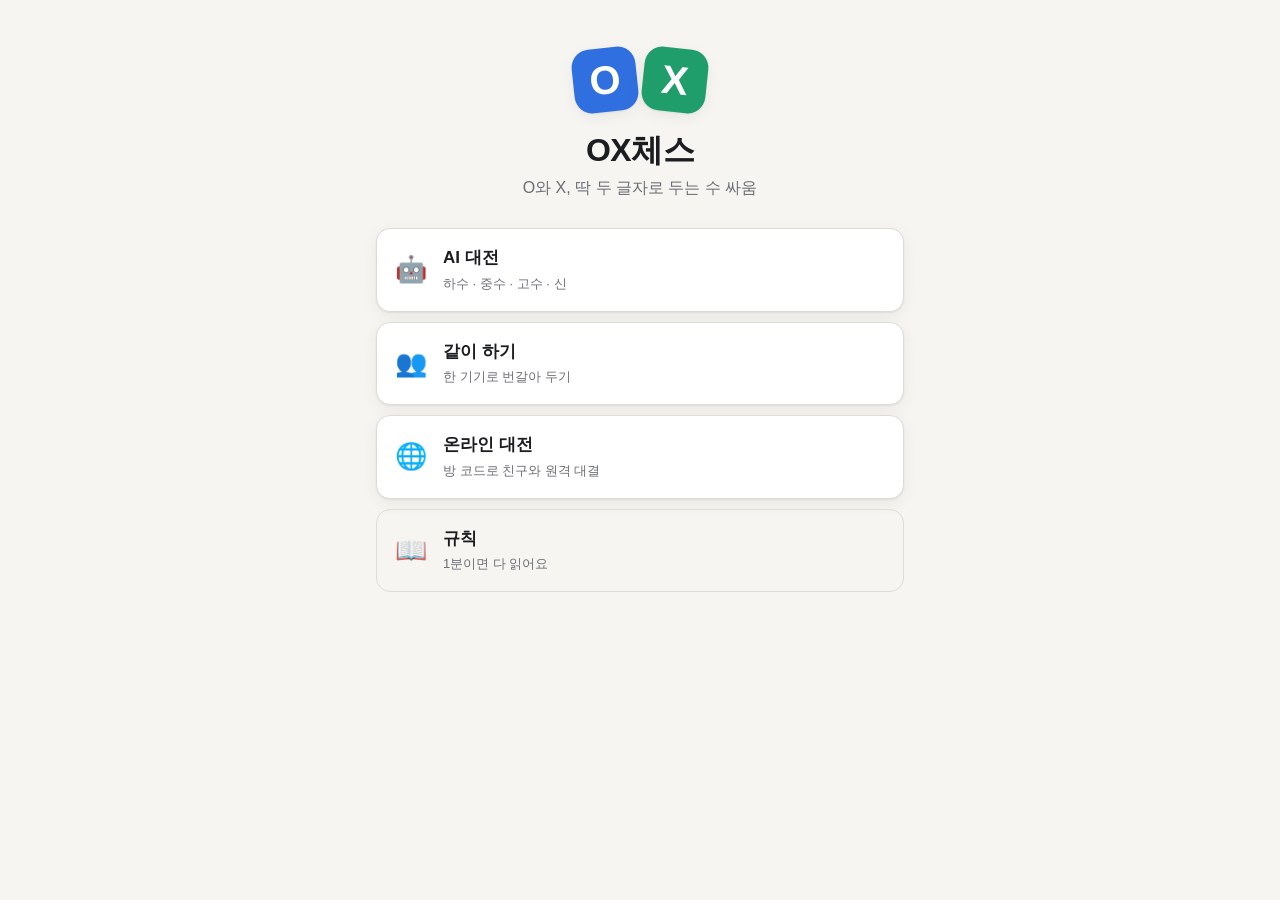
<file: index.html>
<!doctype html>
<html lang="ko">
<head>
  <meta charset="utf-8">
  <meta name="viewport" content="width=device-width, initial-scale=1, viewport-fit=cover">
  <title>OX체스</title>
  <meta name="description" content="O와 X만으로 두는 두뇌 게임. AI 대전, 같이 하기, 온라인 대전.">
  <meta name="theme-color" content="#f6f5f1" media="(prefers-color-scheme: light)">
  <meta name="theme-color" content="#16171b" media="(prefers-color-scheme: dark)">
  <link rel="manifest" href="manifest.webmanifest">
  <link rel="icon" href="icons/icon.svg" type="image/svg+xml">
  <link rel="apple-touch-icon" href="icons/icon-192.png">
  <meta name="apple-mobile-web-app-capable" content="yes">
  <meta name="apple-mobile-web-app-status-bar-style" content="default">
  <link rel="stylesheet" href="style.css?v=9">
</head>
<body>
  <main id="app">

    <!-- 홈 -->
    <section id="screen-home" class="screen">
      <div class="home-hero">
        <div class="logo" aria-hidden="true"><span class="lo">O</span><span class="lx">X</span></div>
        <h1>OX체스</h1>
        <p class="tagline">O와 X, 딱 두 글자로 두는 수 싸움</p>
      </div>
      <div class="menu">
        <button class="menu-btn" data-go="setup-ai">
          <span class="menu-ico" aria-hidden="true">🤖</span>
          <span><b>AI 대전</b><small>하수 · 중수 · 고수 · 신</small></span>
        </button>
        <button class="menu-btn" data-go="setup-local">
          <span class="menu-ico" aria-hidden="true">👥</span>
          <span><b>같이 하기</b><small>한 기기로 번갈아 두기</small></span>
        </button>
        <button class="menu-btn" data-go="online">
          <span class="menu-ico" aria-hidden="true">🌐</span>
          <span><b>온라인 대전</b><small>방 코드로 친구와 원격 대결</small></span>
        </button>
        <button class="menu-btn ghost" data-go="rules">
          <span class="menu-ico" aria-hidden="true">📖</span>
          <span><b>규칙</b><small>1분이면 다 읽어요</small></span>
        </button>
      </div>
    </section>

    <!-- AI 설정 -->
    <section id="screen-setup-ai" class="screen" hidden>
      <header class="bar"><button class="back" data-go="home" aria-label="뒤로">‹</button><h2>AI 대전</h2></header>
      <div class="form">
        <fieldset>
          <legend>내 진영</legend>
          <div class="seg" data-name="aiSide">
            <button data-v="0" class="on"><b class="p1c">P1</b><small>선공 · 5글자</small></button>
            <button data-v="1"><b class="p2c">P2</b><small>후공 · 3글자</small></button>
            <button data-v="r"><b>랜덤</b><small>&nbsp;</small></button>
          </div>
        </fieldset>
        <fieldset>
          <legend>난이도</legend>
          <div class="seg" data-name="aiLevel">
            <button data-v="novice"><b>하수</b></button>
            <button data-v="mid" class="on"><b>중수</b></button>
            <button data-v="expert"><b>고수</b></button>
            <button data-v="god"><b>신</b></button>
          </div>
          <p class="note" data-note="aiLevel"></p>
        </fieldset>
        <fieldset>
          <legend>규칙</legend>
          <div class="seg" data-name="rules">
            <button data-v="classic" class="on"><b>기본 규칙</b><small>OOO·XXX 3회</small></button>
            <button data-v="balance"><b>밸런스 패치</b><small>+ OXO·XOX 3회</small></button>
          </div>
        </fieldset>
        <label class="check"><input type="checkbox" data-name="hints" checked> 위험한 수 알려주기 (체크 표시)</label>
        <button class="primary" id="start-ai">시작</button>
      </div>
    </section>

    <!-- 같이 하기 설정 -->
    <section id="screen-setup-local" class="screen" hidden>
      <header class="bar"><button class="back" data-go="home" aria-label="뒤로">‹</button><h2>같이 하기</h2></header>
      <div class="form">
        <p class="note">한 기기를 둘이 번갈아 가며 씁니다. 파랑이 P1, 초록이 P2예요.</p>
        <fieldset>
          <legend>규칙</legend>
          <div class="seg" data-name="rules">
            <button data-v="classic" class="on"><b>기본 규칙</b><small>OOO·XXX 3회</small></button>
            <button data-v="balance"><b>밸런스 패치</b><small>+ OXO·XOX 3회</small></button>
          </div>
        </fieldset>
        <label class="check"><input type="checkbox" data-name="hints" checked> 위험한 수 알려주기 (체크 표시)</label>
        <button class="primary" id="start-local">시작</button>
      </div>
    </section>

    <!-- 온라인 -->
    <section id="screen-online" class="screen" hidden>
      <header class="bar"><button class="back" data-go="home" aria-label="뒤로">‹</button><h2>온라인 대전</h2></header>
      <div class="form" id="online-lobby">
        <div class="card">
          <h3>방 만들기</h3>
          <fieldset>
            <legend>내 진영</legend>
            <div class="seg" data-name="hostSide">
              <button data-v="0"><b class="p1c">P1</b><small>선공 · 5글자</small></button>
              <button data-v="1"><b class="p2c">P2</b><small>후공 · 3글자</small></button>
              <button data-v="r" class="on"><b>랜덤</b><small>&nbsp;</small></button>
            </div>
          </fieldset>
          <fieldset>
            <legend>규칙</legend>
            <div class="seg" data-name="rules">
              <button data-v="classic" class="on"><b>기본 규칙</b><small>OOO·XXX 3회</small></button>
              <button data-v="balance"><b>밸런스 패치</b><small>+ OXO·XOX 3회</small></button>
            </div>
          </fieldset>
          <button class="primary" id="host-btn">방 만들기</button>
        </div>
        <div class="card">
          <h3>방 참가</h3>
          <div class="join-row">
            <input id="join-code" inputmode="text" autocomplete="off" autocapitalize="characters" maxlength="5" placeholder="방 코드 5자리" aria-label="방 코드">
            <button class="primary" id="join-btn">참가</button>
          </div>
        </div>
        <p class="note">무료 공개 중계 서버를 거쳐 연결해요. 서로 다른 와이파이나 LTE/5G여도 됩니다.</p>
      </div>
      <div class="form" id="online-wait" hidden>
        <div class="card center">
          <p class="muted">친구에게 이 코드를 알려주세요</p>
          <div class="room-code" id="room-code">-----</div>
          <div class="row">
            <button class="secondary" id="share-btn">링크 공유</button>
            <button class="secondary" id="copy-btn">코드 복사</button>
          </div>
          <p class="waiting"><span class="dot"></span> <span id="wait-msg">상대를 기다리는 중…</span></p>
          <button class="link" id="cancel-host">취소</button>
        </div>
      </div>
    </section>

    <!-- 규칙 -->
    <section id="screen-rules" class="screen" hidden>
      <header class="bar"><button class="back" data-go="home" aria-label="뒤로">‹</button><h2>규칙</h2></header>
      <article class="rules">
        <h3>진행</h3>
        <p><b class="p1c">P1</b>(선공)과 <b class="p2c">P2</b>가 번갈아 한 글자씩 <b>O</b> 또는 <b>X</b>를 놓습니다. 매번 둘 중 원하는 걸 고를 수 있고, 놓은 글자는 한 줄로 이어집니다(최대 40칸).</p>
        <h3>승리 조건</h3>
        <ul>
          <li><b class="p1c">P1</b>: 같은 <b>5글자</b> 패턴이 <b>2번</b> 나오면 승리</li>
          <li><b class="p2c">P2</b>: 같은 <b>3글자</b> 패턴이 <b>4번</b> 나오면 승리</li>
          <li>하우스룰: <code>OOO</code>, <code>XXX</code>는 <b>3번</b>만 나와도 P2 승리<br><span class="muted">밸런스 패치 규칙에서는 <code>OXO</code>, <code>XOX</code>도 3번</span></li>
          <li>두 조건이 동시에 만족되면 P2 승리</li>
          <li>40칸이 다 차면 무승부</li>
        </ul>
        <h3>세는 법</h3>
        <p>패턴 사이에 다른 글자가 있어도 됩니다. 다만 겹치지 않게 왼쪽부터 셉니다.</p>
        <p class="ex"><code>OOOOOO</code> → OOO 2번 · <code>OOOO</code> → OOO 1번</p>
        <h3>체크 / 체크메이트</h3>
        <p><b>체크</b>: 지금 차례인 사람이 O나 X 중 한쪽을 두면 상대가 이기는 상태.<br><b>체크메이트</b>: 뭘 둬도 상대가 이기는 상태.</p>
        <p class="muted">중요: 자기가 놓은 글자로 상대 조건이 완성돼도 상대가 이깁니다. 두 사람이 한 줄을 같이 쓰는 게임이에요.</p>
      </article>
    </section>

    <!-- 게임 -->
    <section id="screen-game" class="screen" hidden>
      <header class="bar">
        <button class="back" id="game-back" aria-label="나가기">‹</button>
        <h2 id="game-title">OX체스</h2>
        <span class="bar-right" id="conn-badge" hidden></span>
      </header>

      <div class="players">
        <div class="player p1" id="pl-1"><span class="pname" id="pname-1">P1</span><span class="pgoal">5글자 × 2</span></div>
        <div class="vs">vs</div>
        <div class="player p2" id="pl-2"><span class="pname" id="pname-2">P2</span><span class="pgoal">3글자 × 4</span></div>
      </div>

      <div class="status" id="status" role="status" aria-live="polite"></div>

      <div class="board" id="board" aria-label="판"></div>

      <div class="controls">
        <button class="play-btn o" id="btn-o" aria-label="O 두기">O<span class="warn" id="warn-o"></span></button>
        <button class="play-btn x" id="btn-x" aria-label="X 두기">X<span class="warn" id="warn-x"></span></button>
      </div>
      <div class="subcontrols">
        <button class="link" id="undo-btn">↶ 무르기</button>
        <button class="link" id="hint-toggle"></button>
      </div>

      <div class="goals">
        <div class="goal">
          <div class="goal-h"><b class="p2c">P2 목표</b> <span class="muted">같은 3글자 패턴 반복</span></div>
          <div class="chips" id="chips3"></div>
        </div>
        <div class="goal">
          <div class="goal-h"><b class="p1c">P1 목표</b> <span class="muted">같은 5글자 패턴 2번</span></div>
          <div class="chips" id="chips5"></div>
        </div>
      </div>
    </section>

  </main>

  <!-- 결과 -->
  <div class="modal" id="result" hidden>
    <div class="sheet" role="dialog" aria-modal="true" aria-labelledby="result-title">
      <div class="result-emoji" id="result-emoji"></div>
      <h2 id="result-title"></h2>
      <p id="result-reason" class="muted"></p>
      <div class="analysis" id="result-analysis"></div>
      <div class="sheet-btns">
        <button class="primary" id="again-swap">진영 바꿔서 한 판 더</button>
        <button class="secondary" id="again-same">같은 진영으로</button>
        <button class="link" id="result-board">판 보기</button>
        <button class="link" id="result-home">홈으로</button>
      </div>
    </div>
  </div>

  <div class="toast" id="toast" hidden></div>
  <div class="update-bar" id="update-bar" hidden>새 버전이 있어요 <button id="update-btn">새로고침</button></div>

  <script src="engine.js?v=9"></script>
  <script src="net.js?v=9"></script>
  <script src="app.js?v=9"></script>
</body>
</html>
</file>
<file: style.css>
:root {
  --bg: #f6f5f1;
  --surface: #ffffff;
  --surface-2: #eeede8;
  --text: #1c1d21;
  --muted: #6c6e76;
  --line: #dddcd5;
  --p1: #2f6fdf;
  --p1-soft: #e2ecfd;
  --p2: #1f9d6b;
  --p2-soft: #dcf3e9;
  --hot: #e8890c;
  --hot-soft: #fdf0dc;
  --danger: #d8413a;
  --danger-soft: #fbe3e1;
  --next: #f5c518;
  --shadow: 0 1px 2px rgba(20, 20, 30, .06), 0 4px 16px rgba(20, 20, 30, .06);
  --radius: 14px;
  color-scheme: light;
}
@media (prefers-color-scheme: dark) {
  :root {
    --bg: #16171b;
    --surface: #202127;
    --surface-2: #2a2b32;
    --text: #ececef;
    --muted: #9a9ca6;
    --line: #34363e;
    --p1: #6b9cff;
    --p1-soft: #22304d;
    --p2: #45c992;
    --p2-soft: #1b3a2e;
    --hot: #f3a53c;
    --hot-soft: #3d2f1a;
    --danger: #ff6b63;
    --danger-soft: #45221f;
    --next: #f5c518;
    --shadow: 0 1px 2px rgba(0, 0, 0, .3), 0 4px 16px rgba(0, 0, 0, .25);
    color-scheme: dark;
  }
}

* { box-sizing: border-box; }
html, body { margin: 0; }
body {
  background: var(--bg);
  color: var(--text);
  font-family: -apple-system, BlinkMacSystemFont, "Apple SD Gothic Neo", "Pretendard", "Malgun Gothic", "Segoe UI", Roboto, sans-serif;
  font-size: 16px;
  line-height: 1.5;
  -webkit-tap-highlight-color: transparent;
  min-height: 100dvh;
}
button { font: inherit; color: inherit; cursor: pointer; }
button:disabled { cursor: default; }
code { font-family: ui-monospace, "SF Mono", Consolas, monospace; background: var(--surface-2); padding: 1px 5px; border-radius: 5px; font-size: .92em; }
.muted { color: var(--muted); }
.p1c { color: var(--p1); }
.p2c { color: var(--p2); }
[hidden] { display: none !important; }

#app {
  max-width: 560px;
  margin: 0 auto;
  padding: max(12px, env(safe-area-inset-top)) 16px max(24px, env(safe-area-inset-bottom));
}

/* ---------- 공통 ---------- */
.bar { display: flex; align-items: center; gap: 8px; margin-bottom: 12px; min-height: 44px; }
.bar h2 { margin: 0; font-size: 18px; flex: 1; }
.back {
  width: 40px; height: 40px; border-radius: 12px; border: 0; background: var(--surface-2);
  font-size: 26px; line-height: 1; padding-bottom: 4px;
}
.bar-right { font-size: 13px; padding: 4px 10px; border-radius: 99px; background: var(--surface-2); color: var(--muted); }
.bar-right.ok { background: var(--p2-soft); color: var(--p2); }
.bar-right.bad { background: var(--danger-soft); color: var(--danger); }

.primary, .secondary {
  border: 0; border-radius: 12px; padding: 14px 18px; font-weight: 700; font-size: 16px; width: 100%;
}
.primary { background: var(--text); color: var(--bg); }
.secondary { background: var(--surface-2); }
.primary:active, .secondary:active { transform: scale(.98); }
.link { background: none; border: 0; color: var(--muted); padding: 10px; font-size: 15px; }

/* ---------- 홈 ---------- */
.home-hero { text-align: center; padding: 36px 0 28px; }
.logo { display: inline-flex; gap: 6px; margin-bottom: 8px; }
.logo span {
  width: 64px; height: 64px; border-radius: 18px; display: grid; place-items: center;
  font-size: 40px; font-weight: 800; color: #fff; box-shadow: var(--shadow);
}
.logo .lo { background: var(--p1); transform: rotate(-6deg); }
.logo .lx { background: var(--p2); transform: rotate(6deg); }
.home-hero h1 { margin: 6px 0 2px; font-size: 32px; letter-spacing: -.5px; }
.tagline { margin: 0; color: var(--muted); }
.menu { display: grid; gap: 10px; }
.menu-btn {
  display: flex; align-items: center; gap: 14px; text-align: left;
  background: var(--surface); border: 1px solid var(--line); border-radius: var(--radius);
  padding: 16px; box-shadow: var(--shadow);
}
.menu-btn:active { transform: scale(.99); }
.menu-btn.ghost { box-shadow: none; background: transparent; }
.menu-btn b { display: block; font-size: 17px; }
.menu-btn small { color: var(--muted); font-size: 13px; }
.menu-ico { font-size: 26px; width: 36px; text-align: center; }

/* ---------- 설정 폼 ---------- */
.form { display: grid; gap: 16px; }
fieldset { border: 0; margin: 0; padding: 0; }
legend { font-weight: 700; margin-bottom: 8px; font-size: 15px; }
.seg { display: grid; grid-auto-flow: column; grid-auto-columns: 1fr; gap: 6px; background: var(--surface-2); padding: 4px; border-radius: 12px; }
.seg button {
  border: 0; background: transparent; border-radius: 9px; padding: 10px 6px; line-height: 1.25;
  display: flex; flex-direction: column; align-items: center; gap: 2px;
}
.seg button small { color: var(--muted); font-size: 12px; }
.seg button.on { background: var(--surface); box-shadow: var(--shadow); }
.note { margin: 6px 0 0; font-size: 13px; color: var(--muted); }
.check { display: flex; align-items: center; gap: 10px; font-size: 15px; }
.check input { width: 20px; height: 20px; accent-color: var(--text); }
.card { background: var(--surface); border: 1px solid var(--line); border-radius: var(--radius); padding: 16px; display: grid; gap: 14px; }
.card h3 { margin: 0; font-size: 17px; }
.card.center { text-align: center; justify-items: center; }
.join-row { display: flex; gap: 8px; }
.join-row input {
  flex: 1; min-width: 0; font: inherit; font-size: 20px; letter-spacing: 4px; text-transform: uppercase; text-align: center;
  padding: 10px; border-radius: 12px; border: 1px solid var(--line); background: var(--bg); color: var(--text);
}
.join-row .primary { width: auto; }
.room-code { font-size: 44px; font-weight: 800; letter-spacing: 8px; font-family: ui-monospace, Consolas, monospace; }
.row { display: flex; gap: 8px; width: 100%; }
.waiting { display: flex; align-items: center; gap: 8px; color: var(--muted); margin: 0; }
.dot { width: 10px; height: 10px; border-radius: 50%; background: var(--hot); animation: pulse 1.2s infinite; }
@keyframes pulse { 50% { opacity: .25; } }

/* ---------- 규칙 ---------- */
.rules { background: var(--surface); border: 1px solid var(--line); border-radius: var(--radius); padding: 4px 18px 14px; }
.rules h3 { font-size: 16px; margin: 18px 0 6px; }
.rules p, .rules ul { margin: 0 0 8px; }
.rules ul { padding-left: 20px; }
.rules li { margin-bottom: 4px; }
.ex { font-size: 14px; }

/* ---------- 게임 ---------- */
.players { display: flex; align-items: stretch; gap: 8px; margin-bottom: 10px; }
.player {
  flex: 1; border-radius: 12px; padding: 8px 12px; background: var(--surface); border: 2px solid transparent;
  display: flex; flex-direction: column; line-height: 1.3; transition: border-color .2s, background .2s;
}
.player .pname { font-weight: 700; }
.player .pgoal { font-size: 12px; color: var(--muted); }
.player.p1 .pname { color: var(--p1); }
.player.p2 .pname { color: var(--p2); }
.player.p1.active { border-color: var(--p1); background: var(--p1-soft); }
.player.p2.active { border-color: var(--p2); background: var(--p2-soft); }
.vs { align-self: center; color: var(--muted); font-size: 13px; }

.status {
  border-radius: 12px; padding: 10px 14px; margin-bottom: 12px; font-size: 15px; font-weight: 600;
  background: var(--surface); border: 1px solid var(--line); min-height: 46px;
}
.status small { display: block; font-weight: 400; color: var(--muted); font-size: 13px; }
.status.is-check { background: var(--hot-soft); border-color: var(--hot); }
.status.is-mate { background: var(--danger-soft); border-color: var(--danger); }
.status.over { background: var(--surface-2); }

.board {
  display: grid; grid-template-columns: repeat(10, 1fr); gap: 4px;
  background: var(--surface); padding: 8px; border-radius: var(--radius); border: 1px solid var(--line);
}
.cell {
  aspect-ratio: 1; border-radius: 7px; display: grid; place-items: center; position: relative;
  font-weight: 800; font-size: clamp(14px, 4.4vw, 22px); background: var(--surface-2); color: var(--muted);
}
.cell::after {
  content: attr(data-n); position: absolute; top: 1px; left: 3px; font-size: 8px; font-weight: 500; opacity: .5;
}
.cell.p1 { background: var(--p1-soft); color: var(--p1); }
.cell.p2 { background: var(--p2-soft); color: var(--p2); }
.cell.next { outline: 2px dashed var(--next); outline-offset: -2px; background: transparent; }
.cell.last { animation: pop .25s ease-out; }
.cell.win { background: var(--danger); color: #fff; }
.cell.win::after { color: #fff; }
.cell.empty-future { opacity: .45; }
@keyframes pop { from { transform: scale(.6); } to { transform: scale(1); } }

.controls { display: grid; grid-template-columns: 1fr 1fr; gap: 10px; margin-top: 14px; }
.play-btn {
  position: relative; border: 0; border-radius: 16px; height: 76px; font-size: 38px; font-weight: 800;
  background: var(--surface); box-shadow: var(--shadow); border: 2px solid var(--line);
}
.play-btn:not(:disabled):active { transform: scale(.97); }
.play-btn:disabled { opacity: .4; }
.play-btn.danger { border-color: var(--danger); }
.warn {
  position: absolute; left: 50%; bottom: 6px; transform: translateX(-50%); white-space: nowrap;
  font-size: 11px; font-weight: 700; color: var(--danger);
}
.subcontrols { display: flex; justify-content: space-between; margin-top: 2px; }

.goals { display: grid; gap: 10px; margin-top: 8px; }
.goal { background: var(--surface); border: 1px solid var(--line); border-radius: var(--radius); padding: 10px 12px; }
.goal-h { font-size: 14px; margin-bottom: 8px; }
.goal-h .muted { font-size: 12px; }
.chips { display: flex; flex-wrap: wrap; gap: 6px; }
.chip {
  display: inline-flex; align-items: center; gap: 6px; padding: 4px 8px; border-radius: 8px;
  background: var(--surface-2); font-family: ui-monospace, Consolas, monospace; font-size: 13px; font-weight: 600;
}
.chip .pips { display: inline-flex; gap: 2px; }
.chip .pip { width: 6px; height: 6px; border-radius: 50%; background: var(--line); }
.chip .pip.f { background: var(--p2); }
.chip.five .pip.f { background: var(--p1); }
.chip.hot { background: var(--hot-soft); color: var(--hot); }
.chip.hot .pip.f { background: var(--hot); }
.chip.done { background: var(--danger); color: #fff; }
.chip.done .pip.f { background: #fff; }
.chip .house { font-size: 10px; font-family: inherit; color: var(--muted); }
.chips .none { font-size: 13px; color: var(--muted); }

/* ---------- 결과 ---------- */
.modal {
  position: fixed; inset: 0; background: rgba(10, 10, 15, .45); display: grid; place-items: end center; z-index: 10;
  animation: fade .2s;
}
@keyframes fade { from { opacity: 0; } }
.sheet {
  width: 100%; max-width: 560px; background: var(--surface); border-radius: 22px 22px 0 0;
  padding: 24px 20px max(20px, env(safe-area-inset-bottom)); text-align: center;
  animation: up .25s ease-out; max-height: 90dvh; overflow: auto;
}
@keyframes up { from { transform: translateY(40px); } }
.result-emoji { font-size: 48px; line-height: 1; }
.sheet h2 { margin: 8px 0 2px; font-size: 24px; }
.sheet > p { margin: 0 0 12px; }
.analysis { text-align: left; background: var(--surface-2); border-radius: 12px; padding: 12px 14px; font-size: 14px; margin-bottom: 14px; }
.analysis:empty { display: none; }
.analysis b { font-weight: 700; }
.analysis .moves { display: flex; flex-wrap: wrap; gap: 3px; margin-top: 8px; }
.analysis .mv { width: 22px; height: 22px; border-radius: 5px; display: grid; place-items: center; font-size: 12px; font-weight: 700; background: var(--surface); }
.analysis .mv.p1 { color: var(--p1); }
.analysis .mv.p2 { color: var(--p2); }
.analysis .mv.bad { background: var(--danger); color: #fff; }
.analysis .legend { font-size: 12px; color: var(--muted); margin-top: 6px; }
.sheet-btns { display: grid; gap: 8px; }

.toast {
  position: fixed; left: 50%; bottom: max(24px, env(safe-area-inset-bottom)); transform: translateX(-50%);
  background: var(--text); color: var(--bg); padding: 10px 16px; border-radius: 99px; font-size: 14px; z-index: 20;
  max-width: calc(100% - 32px); text-align: center;
}

@media (max-width: 360px) {
  .board { gap: 3px; padding: 6px; }
  .play-btn { height: 66px; }
}

.update-bar {
  position: fixed; left: 50%; top: max(12px, env(safe-area-inset-top)); transform: translateX(-50%); z-index: 30;
  display: flex; align-items: center; gap: 10px; padding: 8px 8px 8px 16px; border-radius: 99px;
  background: var(--text); color: var(--bg); font-size: 14px; box-shadow: var(--shadow); white-space: nowrap;
}
.update-bar button { border: 0; border-radius: 99px; padding: 6px 12px; font-weight: 700; background: var(--next); color: #1c1d21; }
</file>
